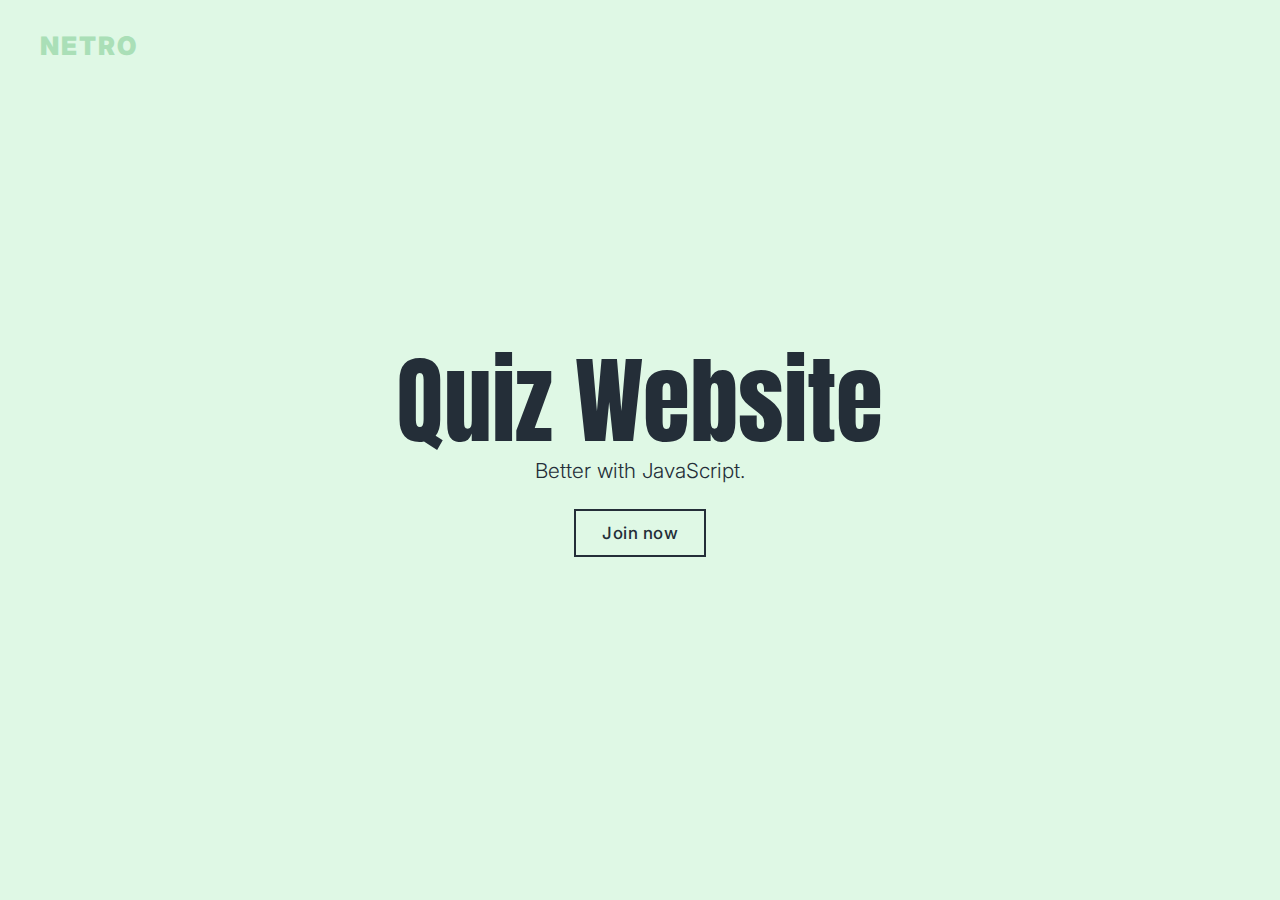
<file: index.html>
<!DOCTYPE html>
<html lang="en">
  <head>
    <meta charset="UTF-8" />
    <meta name="viewport" content="width=device-width, initial-scale=1.0" />
    <title>Document</title>
    <link rel="stylesheet" href="style.css" />
    <link rel="preconnect" href="https://fonts.googleapis.com" />
    <link rel="preconnect" href="https://fonts.gstatic.com" crossorigin />

    <!-- Inter & Anton -->
    <link
      href="https://fonts.googleapis.com/css2?family=Anton&family=Inter:wght@100..900&display=swap"
      rel="stylesheet"
    />
  </head>
  <body>
    <nav class="navbar">
      <div id="logo">NETRO</div>
    </nav>
    <main id="hero">
      <div class="hero-content">
        <h1>Quiz Website</h1>
        <p class="name">Better with JavaScript.</p>
        <button id="join-btn" class="main-btn">Join now</button>
        <button id="start-btn" class="main-btn active">Start now</button>
      </div>
    </main>
    <script src="script.js"></script>
  </body>
</html>
</file>
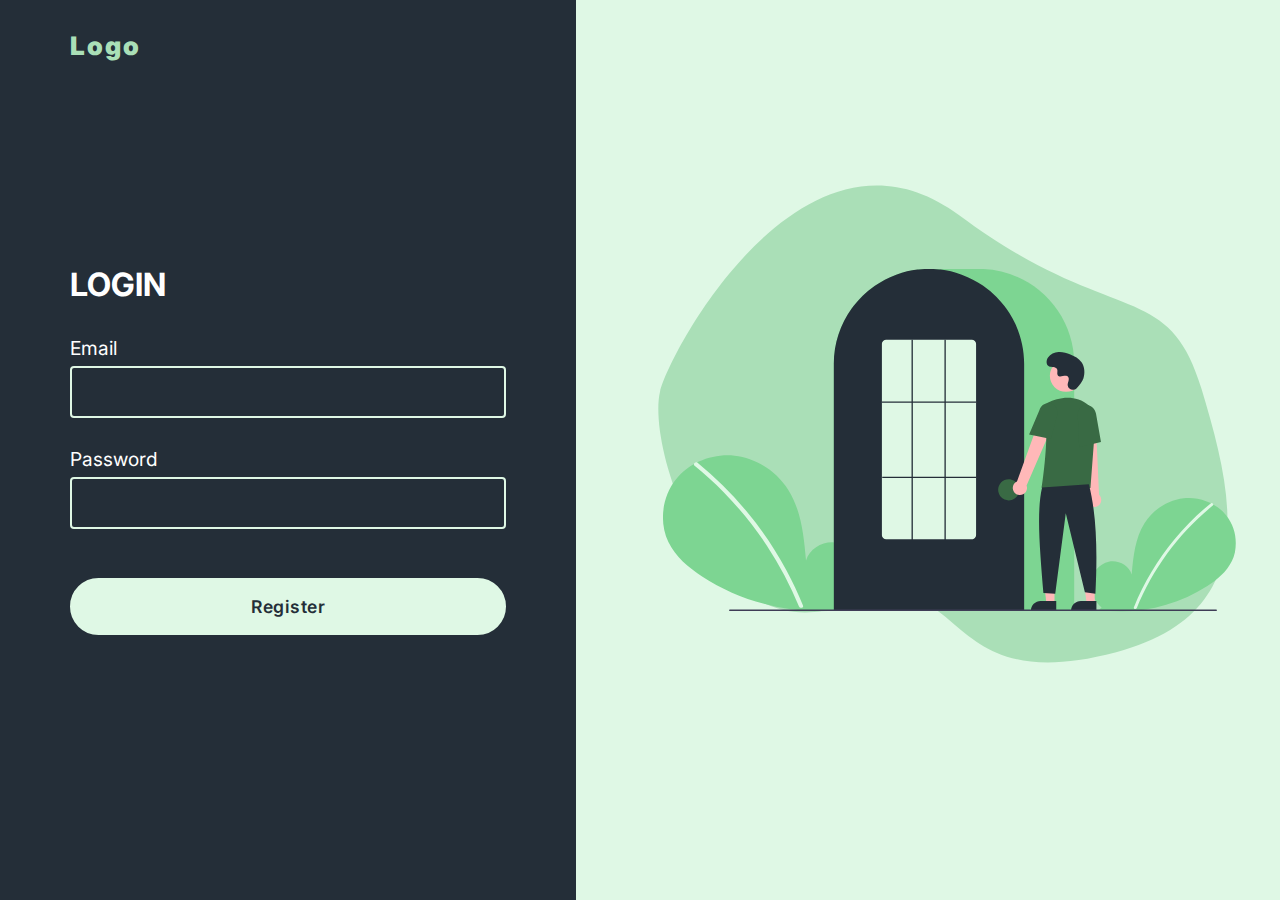
<file: login.html>
<!DOCTYPE html>
<html lang="en">
  <head>
    <meta charset="UTF-8" />
    <meta name="viewport" content="width=device-width, initial-scale=1.0" />
    <title>Document</title>
    <link rel="stylesheet" href="style.css" />
    <link rel="preconnect" href="https://fonts.googleapis.com" />
    <link rel="preconnect" href="https://fonts.gstatic.com" crossorigin />

    <!-- Inter & Anton -->
    <link
      href="https://fonts.googleapis.com/css2?family=Anton&family=Inter:wght@100..900&display=swap"
      rel="stylesheet"
    />
  </head>
  <body>
    <nav class="navbar other-nav">
      <div id="logo" class="white">Logo</div>
    </nav>
    <div class="container">
      <div class="register-form">
        <h1>Login</h1>
        <form action="#">
          <div class="input-field">
            <label for="email">Email</label>
            <input type="email" id="email" name="email" />
          </div>
          <div class="input-field">
            <label for="password">Password</label>
            <input type="password" id="password" name="password" />
          </div>
          <button id="login-btn" type="submit">Register</button>
        </form>
      </div>
      <div class="side-image">
        <img src="illustration.svg" alt="" />
      </div>
    </div>
    <script src="script.js"></script>
  </body>
</html>
</file>
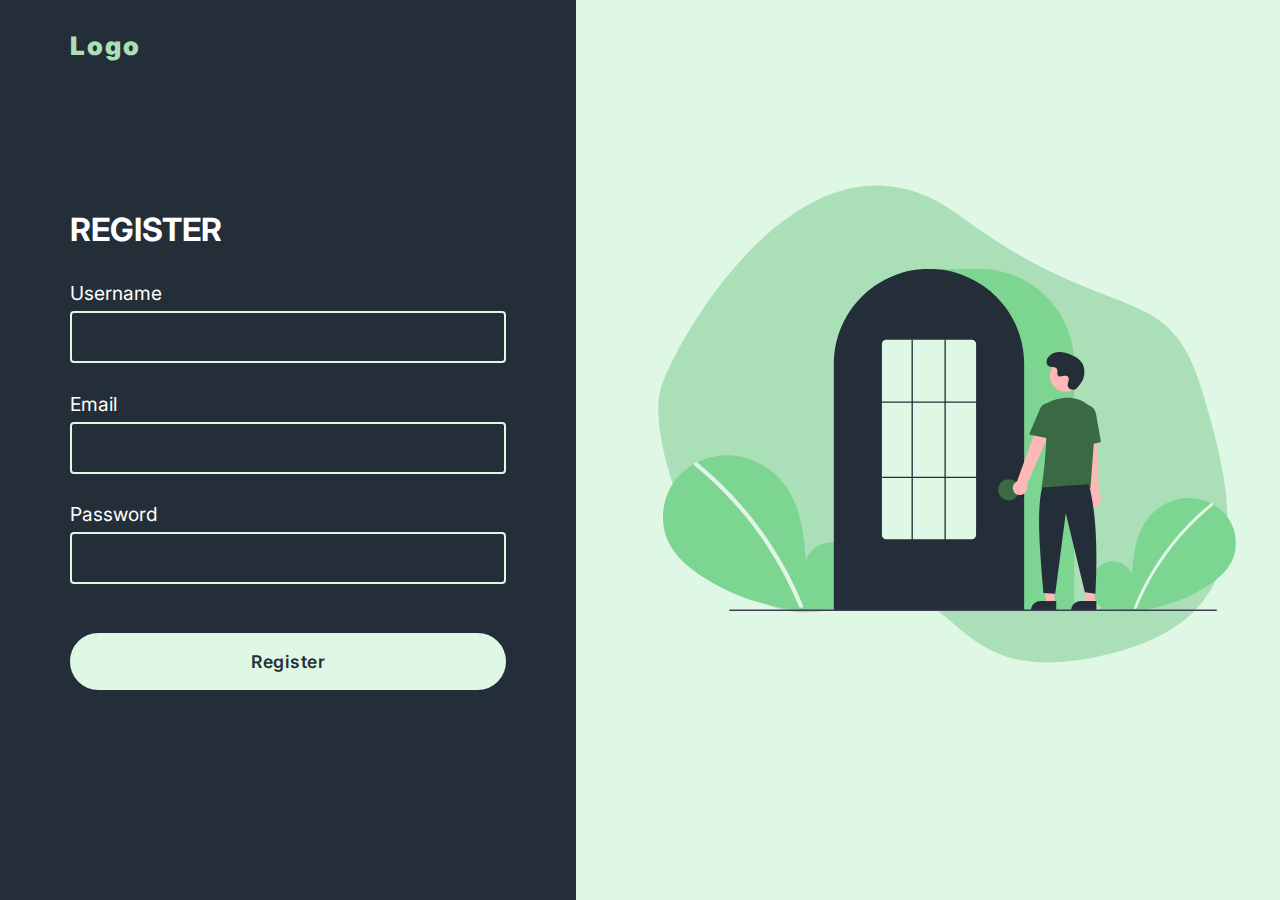
<file: register.html>
<!DOCTYPE html>
<html lang="en">
  <head>
    <meta charset="UTF-8" />
    <meta name="viewport" content="width=device-width, initial-scale=1.0" />
    <title>Document</title>
    <link rel="stylesheet" href="style.css" />
    <link rel="preconnect" href="https://fonts.googleapis.com" />
    <link rel="preconnect" href="https://fonts.gstatic.com" crossorigin />

    <!-- Inter & Anton -->
    <link
      href="https://fonts.googleapis.com/css2?family=Anton&family=Inter:wght@100..900&display=swap"
      rel="stylesheet"
    />
  </head>
  <body>
    <nav class="navbar other-nav">
        <div id="logo" class="white">Logo</div>
    </nav>
    <div class="container">
      <div class="register-form">
        <h1>Register</h1>
        <form action="#">
          <div class="input-field">
            <label for="username">Username</label>
            <input type="text" id="username" name="username" required/>
          </div>
          <div class="input-field">
            <label for="email">Email</label>
            <input type="email" id="email" name="email" required/>
          </div>
          <div class="input-field">
            <label for="password">Password</label>
            <input type="password" id="password" name="password" required/>
          </div>
          <button id="register-btn" type="submit">Register</button>
        </form>
      </div>
      <div class="side-image">
        <img src="illustration.svg" alt="">
      </div>
    </div>
    <script src="script.js"></script>
  </body>
</html>
</file>
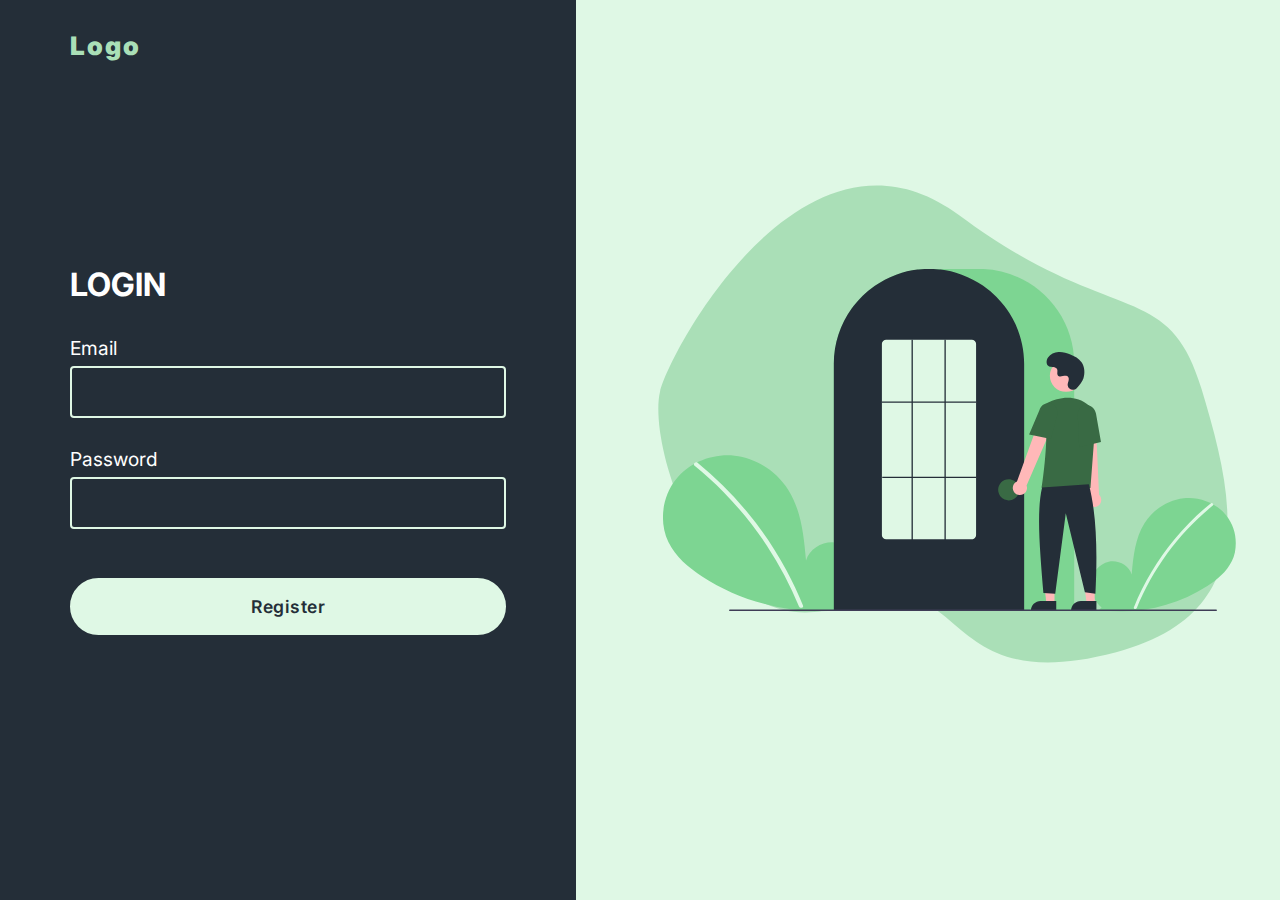
<file: other-pages/login.html>
<!DOCTYPE html>
<html lang="en">
  <head>
    <meta charset="UTF-8" />
    <meta name="viewport" content="width=device-width, initial-scale=1.0" />
    <title>Document</title>
    <link rel="stylesheet" href="../style.css" />
    <link rel="preconnect" href="https://fonts.googleapis.com" />
    <link rel="preconnect" href="https://fonts.gstatic.com" crossorigin />

    <!-- Inter & Anton -->
    <link
      href="https://fonts.googleapis.com/css2?family=Anton&family=Inter:wght@100..900&display=swap"
      rel="stylesheet"
    />
  </head>
  <body>
    <nav class="navbar other-nav">
      <div id="logo" class="white">Logo</div>
    </nav>
    <div class="container">
      <div class="register-form">
        <h1>Login</h1>
        <form action="#" method="post">
          <div class="input-field">
            <label for="email">Email</label>
            <input type="email" id="email" name="email" />
          </div>
          <div class="input-field">
            <label for="password">Password</label>
            <input type="password" id="password" name="password" />
          </div>
          <button id="login-btn" type="submit">Register</button>
        </form>
      </div>
      <div class="side-image">
        <img src="../images/illustration.svg" alt="">

      </div>
    </div>
    <script src="../script.js"></script>
  </body>
</html>
</file>
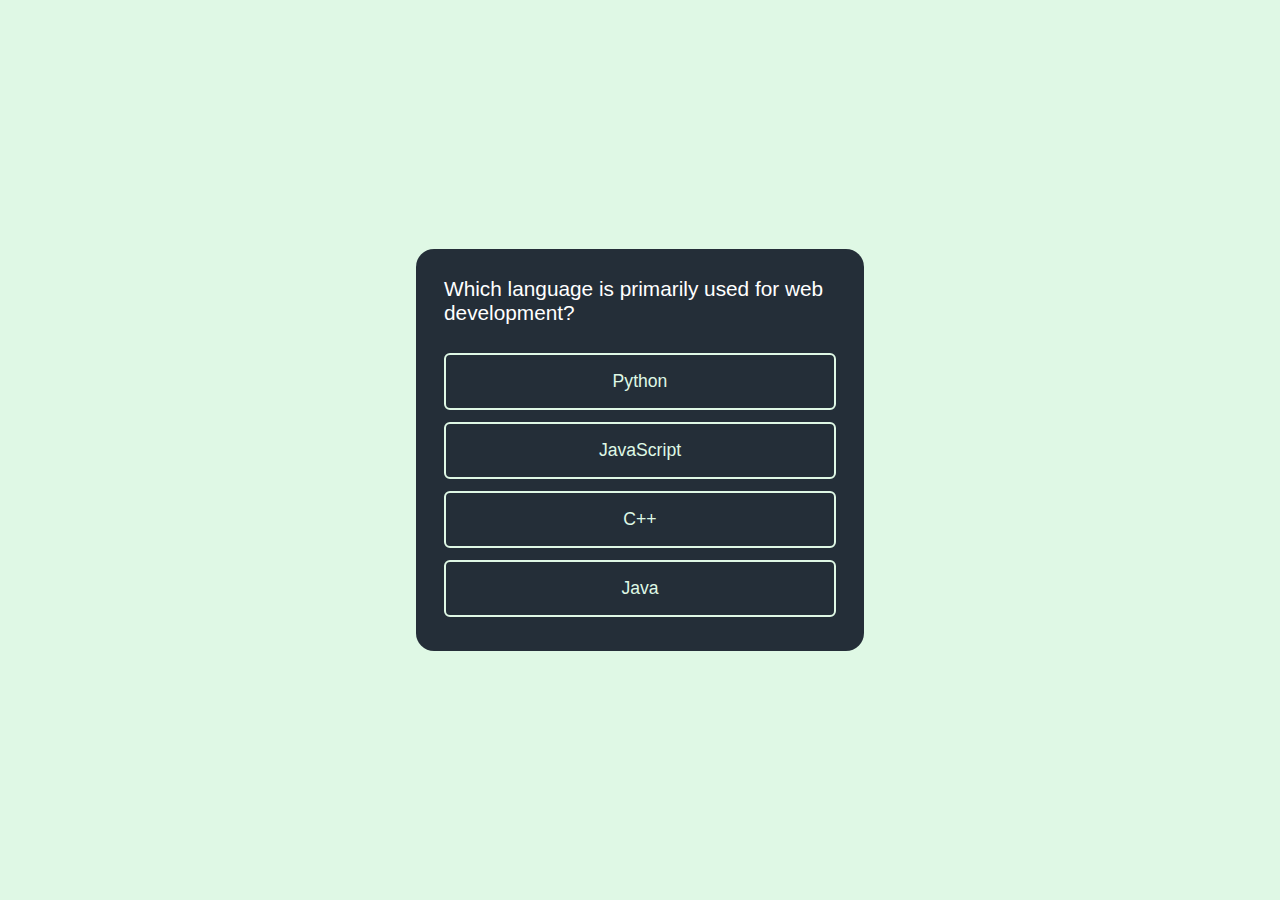
<file: other-pages/quiz.html>
<!DOCTYPE html>
<html lang="en">
<head>
    <meta charset="UTF-8">
    <meta name="viewport" content="width=device-width, initial-scale=1.0">
    <title>Quiz</title>
    <link rel="stylesheet" href="../style.css">
</head>
<body>
    <div class="quiz-container">
        <div class="card">
            <div id="question">Questions will be here</div>
            <ul>
            </ul>
            <div class="result active">
                <h3 id="score">Here its is</h3>
                <button class="dashboard-btn">Dashboard</button>
            </div>
        </div>
    </div>
    <script src="../script.js"></script>
</body>
</html>
</file>
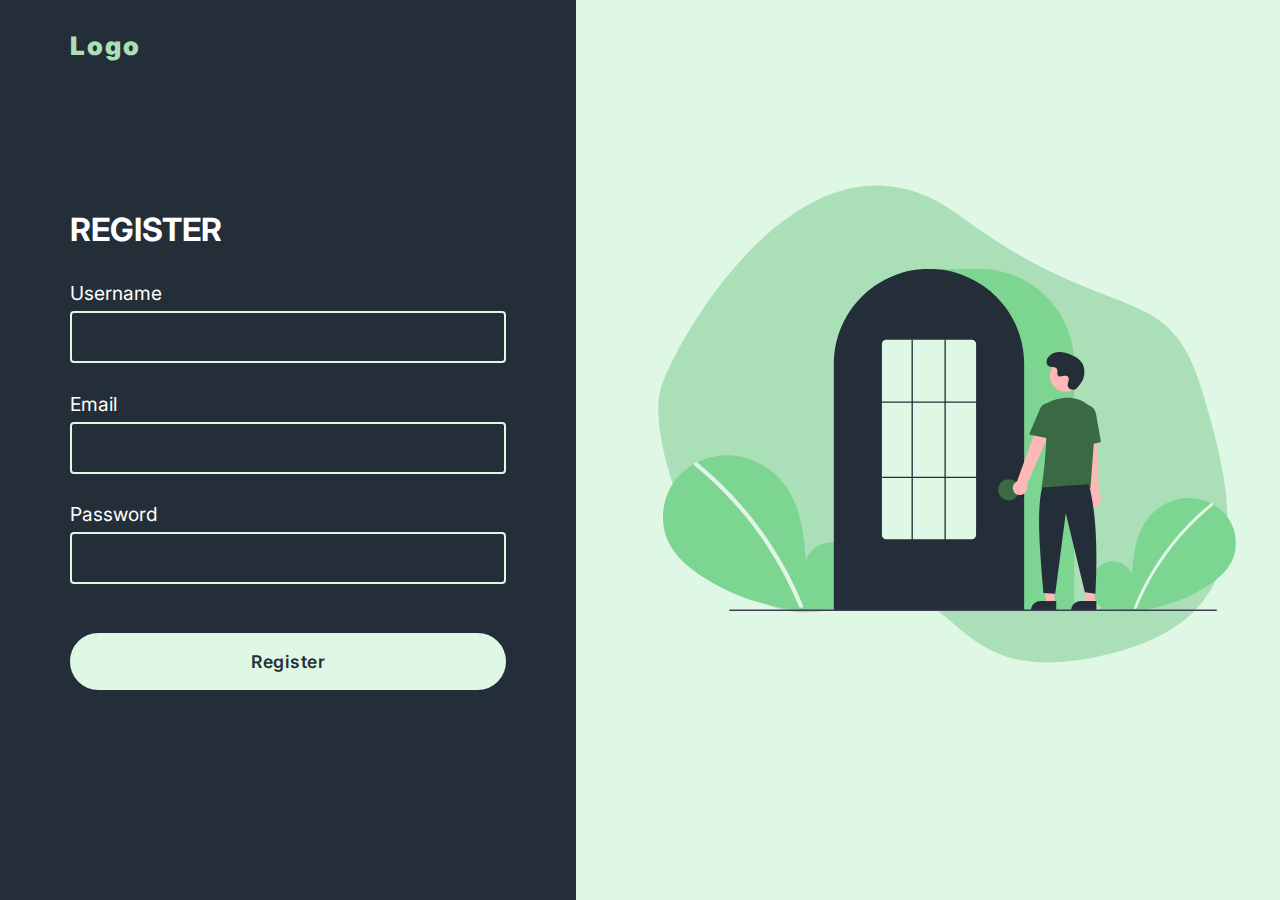
<file: other-pages/register.html>
<!DOCTYPE html>
<html lang="en">
  <head>
    <meta charset="UTF-8" />
    <meta name="viewport" content="width=device-width, initial-scale=1.0" />
    <title>Document</title>
    <link rel="stylesheet" href="../style.css" />
    <link rel="preconnect" href="https://fonts.googleapis.com" />
    <link rel="preconnect" href="https://fonts.gstatic.com" crossorigin />

    <!-- Inter & Anton -->
    <link
      href="https://fonts.googleapis.com/css2?family=Anton&family=Inter:wght@100..900&display=swap"
      rel="stylesheet"
    />
  </head>
  <body>
    <nav class="navbar other-nav">
        <div id="logo" class="white">Logo</div>
    </nav>
    <div class="container">
      <div class="register-form">
        <h1>Register</h1>
        <form action="#">
          <div class="input-field">
            <label for="username">Username</label>
            <input type="text" id="username" name="username" required/>
          </div>
          <div class="input-field">
            <label for="email">Email</label>
            <input type="email" id="email" name="email" required/>
          </div>
          <div class="input-field">
            <label for="password">Password</label>
            <input type="password" id="password" name="password" required/>
          </div>
          <button id="register-btn" type="submit">Register</button>
        </form>
      </div>
      <div class="side-image">
        <img src="../images/illustration.svg" alt="">
      </div>
    </div>
    <script src="../script.js"></script>
  </body>
</html>
</file>
<file: style.css>
* {
  margin: 0;
  padding: 0;
  box-sizing: border-box;
  font-family: "Inter", sans-serif;
  color: var(--secondary-color);
}

:root {
  --primary-color: #dff8e5;
  --secondary-color: #242e38;
  --text-white: #ffffff;
  --shade-color: #aadfb7;
  --transition: 200ms linear;
}

.navbar {
  width: 100%;
  position: absolute;
  padding: 30px 40px;
}

.navbar #logo {
  font-size: 1.6rem;
  letter-spacing: 2px;
  font-weight: 900;
  color: #aadfb7;
}

.navbar #logo .white {
  color: var(--text-white);
}

#hero {
  width: 100%;
  height: 100vh;
  background: var(--primary-color);
  display: flex;
  justify-content: center;
  align-items: center;
  flex-direction: column;
}

.active {
  display: none;
}

.hero-content {
  text-align: center;
}

.hero-content h1 {
  font-size: 6rem;
  line-height: 1.2;
  font-family: "Anton", sans-serif;
  font-weight: 400;
}

.hero-content p {
  font-size: 1.3rem;
  font-weight: 300;
  margin-bottom: 1.6rem;
}

.hero-content .main-btn {
  padding: 12px 26px;
  font-size: 1.05rem;
  font-weight: 500;
  letter-spacing: 0.5px;
  border: 2px solid var(--secondary-color);
  background: transparent;
  cursor: pointer;
  transition: all var(--transition);
}

.hero-content .main-btn:hover {
  border: 2px solid var(--secondary-color);
  background: var(--secondary-color);
  color: var(--primary-color);
  box-shadow: 6px 6px 0px var(--shade-color);
  transform: translate(-3px, -3px);
}

/* Register */
.other-nav {
  padding-inline: 70px;
}

.container {
  width: 100%;
  height: 100vh;
  display: flex;
  background-color: var(--primary-color);
}

.container .register-form {
  width: 45%;
  height: 100%;
  padding-inline: 70px;
  background: var(--secondary-color);
  display: flex;
  justify-content: center;
  flex-direction: column;
}

.container .register-form h1 {
  color: var(--text-white);
  margin-bottom: 2rem;
  text-transform: uppercase;
}

.container form {
  display: flex;
  flex-direction: column;
  gap: 1.8rem;
}

.container .input-field input {
  width: 100%;
  padding: 16px 20px;
  background: transparent;
  border: 2px solid var(--primary-color);
  outline: none;
  border-radius: 4px;
  color: var(--text-white);
}

label {
  font-size: 1.2rem;
  color: var(--text-white);
  display: block;
  margin-bottom: 6px;
}

#register-btn {
  padding: 16px 26px;
  font-size: 1.1rem;
  font-weight: 600;
  letter-spacing: 0.5px;
  border: 2px solid var(--primary-color);
  background: var(--primary-color);
  border-radius: 40px;
  cursor: pointer;
  transition: all var(--transition);
  margin-top: 20px;
}

#login-btn {
  padding: 16px 26px;
  font-size: 1.1rem;
  font-weight: 600;
  letter-spacing: 0.5px;
  border: 2px solid var(--primary-color);
  background: var(--primary-color);
  border-radius: 40px;
  cursor: pointer;
  transition: all var(--transition);
  margin-top: 20px;
}

.side-image {
  width: 55%;
  height: 100%;
  display: flex;
  align-items: center;
}

.side-image img {
  width: 100%;
  height: 100%;
}

/* Quiz */
.quiz-container {
  width: 100%;
  height: 100vh;
  background: var(--primary-color);
  display: flex;
  justify-content: center;
  align-items: center;
}

.quiz-container .card {
  width: 35%;
  padding: 28px;
  border-radius: 18px;
  background: var(--secondary-color);
  display: flex;
  justify-content: center;
  flex-direction: column;
  color: var(--text-white);
}
.quiz-container .card #question {
  font-size: 1.3rem;
  margin-bottom: 22px;
}

.quiz-container .card #question,
.quiz-container .card ul {
  color: var(--text-white);
}

.options {
  padding: 16px;
  width: 100%;
  background-color: transparent;
  border: 2px solid var(--primary-color);
  color: var(--primary-color);
  font-size: 1.1rem;
  border-radius: 6px;
  cursor: pointer;
  margin: 6px 0px;
  transition: all var(--transition);
}

.options:hover {
  background-color: var(--primary-color);
  color: var(--secondary-color);
}

.result {
  text-align: center;
}

.result #score {
  border: 3px solid var(--primary-color);
  height: 200px;
  width: 200px;
  font-size: 2.6rem;
  margin: auto;
  border-radius:50%;
  display: flex;
  justify-content: center;
  align-items: center;
  color: var(--primary-color);
  margin-bottom: 20px;
}

.dashboard-btn {
  padding: 10px 18px;
  font-weight: 500;
  border: 2px solid var(--primary-color);
  background: var(--primary-color);
  border-radius: 40px;
  cursor: pointer;
  transition: all var(--transition);
  margin-top: 20px;
}
</file>
